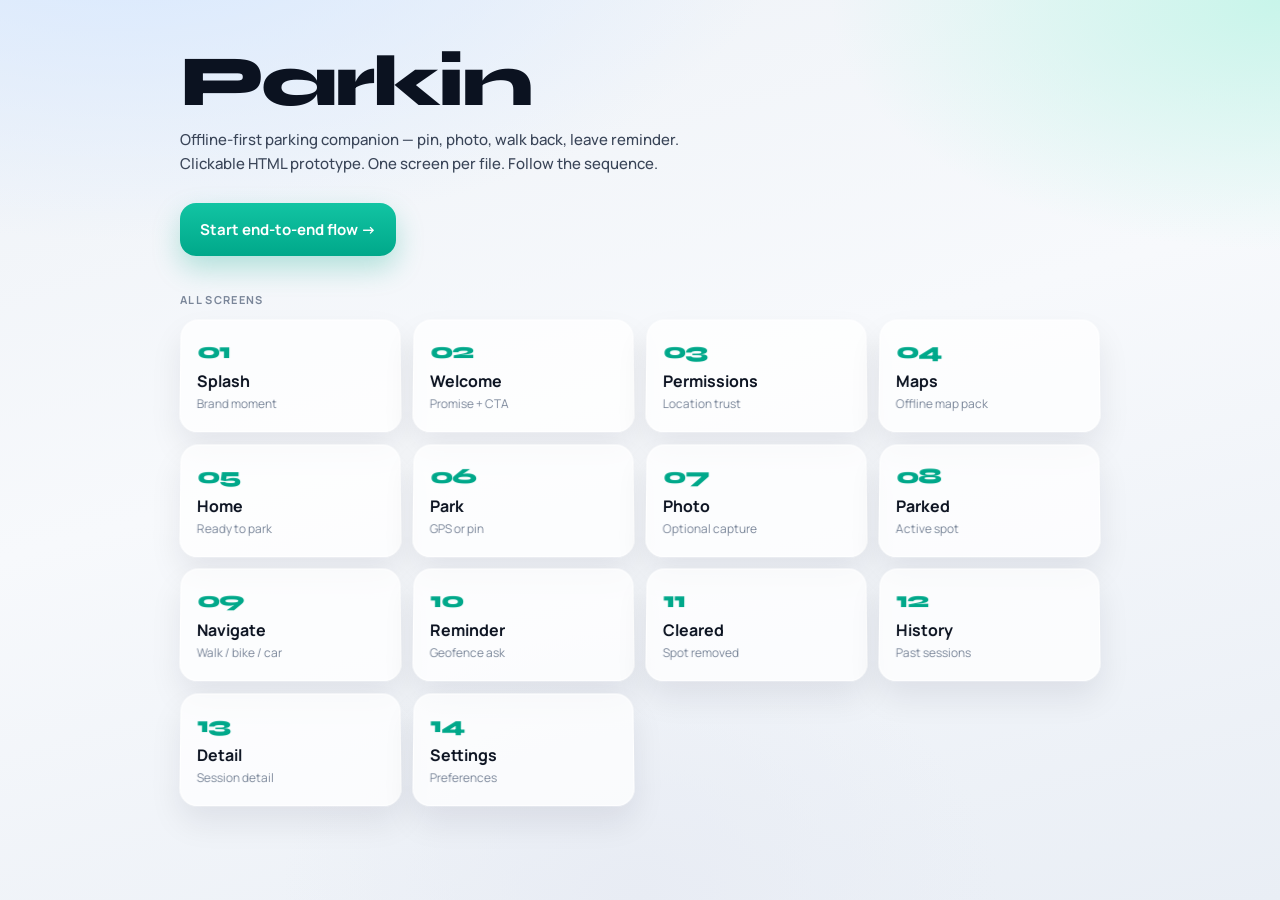
<file: design/index.html>
<!DOCTYPE html>
<html lang="en">
  <head>
    <meta charset="UTF-8" />
    <meta name="viewport" content="width=device-width, initial-scale=1" />
    <title>Parkin · Design Flow</title>
    <link rel="stylesheet" href="css/shared.css" />
    <style>
      body {
        display: block;
        padding: 48px 24px 80px;
      }
      .wrap {
        max-width: 920px;
        margin: 0 auto;
      }
      .hero {
        margin-bottom: 36px;
      }
      .hero .brand {
        font-size: clamp(48px, 10vw, 72px);
        margin-bottom: 12px;
      }
      .grid {
        display: grid;
        grid-template-columns: repeat(auto-fill, minmax(200px, 1fr));
        gap: 12px;
      }
      .grid a {
        text-decoration: none;
        color: inherit;
        padding: 18px 16px;
        border-radius: 18px;
        background: rgba(255, 255, 255, 0.72);
        border: 1px solid rgba(255, 255, 255, 0.9);
        box-shadow: 0 16px 32px rgba(11, 18, 32, 0.08);
        transform: perspective(600px) rotateX(4deg);
        transition: transform 0.3s cubic-bezier(0.22, 1, 0.36, 1), box-shadow 0.3s;
        display: block;
      }
      .grid a:hover {
        transform: perspective(600px) rotateX(0) translateY(-4px);
        box-shadow: 0 24px 40px rgba(11, 18, 32, 0.14);
      }
      .grid .n {
        font-family: Syne, sans-serif;
        font-weight: 800;
        font-size: 22px;
        color: #00a88a;
        letter-spacing: -0.03em;
      }
      .grid .t {
        font-weight: 700;
        margin-top: 6px;
      }
      .grid .d {
        font-size: 12px;
        color: #7a8699;
        margin-top: 4px;
        line-height: 1.4;
      }
      .start {
        margin-top: 28px;
      }
    </style>
  </head>
  <body>
    <div class="wrap">
      <div class="hero">
        <div class="brand">Parkin</div>
        <p class="lead" style="max-width: 520px">
          Offline-first parking companion — pin, photo, walk back, leave reminder.
          Clickable HTML prototype. One screen per file. Follow the sequence.
        </p>
        <div class="start">
          <a class="btn btn-primary" href="01-splash.html">Start end-to-end flow →</a>
        </div>
      </div>
      <div class="label" style="margin-bottom: 12px">All screens</div>
      <div class="grid" id="grid"></div>
    </div>
    <script src="js/app.js"></script>
    <script>
      const copy = {
        "01-splash.html": "Brand moment",
        "02-welcome.html": "Promise + CTA",
        "03-permissions.html": "Location trust",
        "04-map-download.html": "Offline map pack",
        "05-home.html": "Ready to park",
        "06-park-confirm.html": "GPS or pin",
        "07-photo.html": "Optional capture",
        "08-parked.html": "Active spot",
        "09-navigate.html": "Walk / bike / car",
        "10-leave-reminder.html": "Geofence ask",
        "11-cleared.html": "Spot removed",
        "12-history.html": "Past sessions",
        "13-history-detail.html": "Session detail",
        "14-settings.html": "Preferences",
      };
      const grid = document.getElementById("grid");
      Parkin.FLOW.forEach((s, i) => {
        const a = document.createElement("a");
        a.href = s.file;
        a.innerHTML = `<div class="n">${String(i + 1).padStart(2, "0")}</div><div class="t">${s.label}</div><div class="d">${copy[s.file] || ""}</div>`;
        grid.appendChild(a);
      });
    </script>
  </body>
</html>
</file>
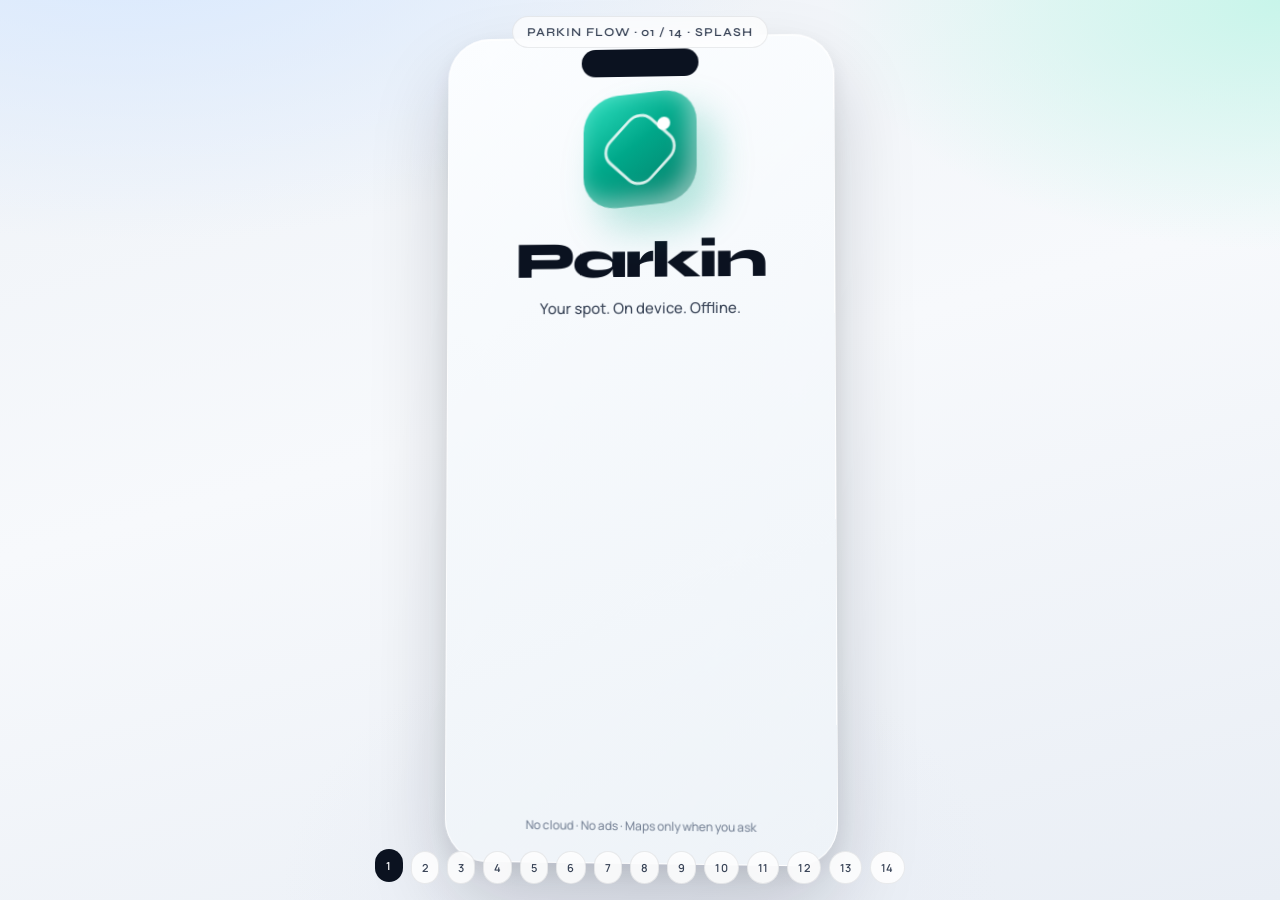
<file: design/01-splash.html>
<!DOCTYPE html>
<html lang="en">
  <head>
    <meta charset="UTF-8" />
    <meta name="viewport" content="width=device-width, initial-scale=1" />
    <title>01 · Splash · Parkin</title>
    <link rel="stylesheet" href="css/shared.css" />
  </head>
  <body>
    <div class="stage">
      <div class="phone">
        <div class="screen" style="justify-content: center; text-align: center">
          <div class="orb" aria-hidden="true"></div>
          <div class="brand" style="font-size: 52px">Parkin</div>
          <p class="lead" style="margin-top: 12px; max-width: 240px; margin-left: auto; margin-right: auto">
            Your spot. On device. Offline.
          </p>
          <div class="spacer"></div>
          <p class="caption">No cloud · No ads · Maps only when you ask</p>
        </div>
      </div>
    </div>
    <script src="js/app.js"></script>
    <script>
      setTimeout(() => Parkin.go("02-welcome.html"), 1800);
    </script>
  </body>
</html>
</file>
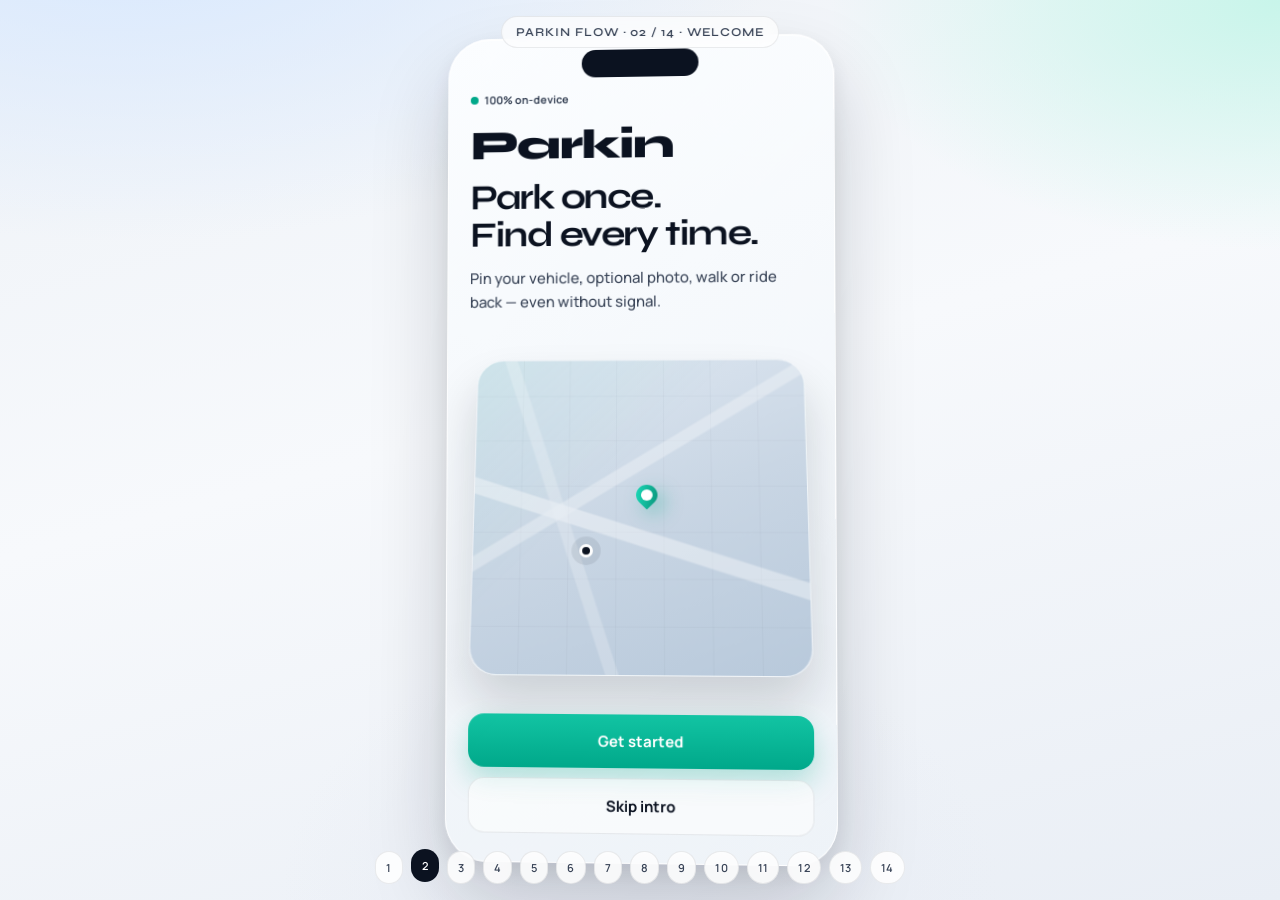
<file: design/02-welcome.html>
<!DOCTYPE html>
<html lang="en">
  <head>
    <meta charset="UTF-8" />
    <meta name="viewport" content="width=device-width, initial-scale=1" />
    <title>02 · Welcome · Parkin</title>
    <link rel="stylesheet" href="css/shared.css" />
  </head>
  <body>
    <div class="stage">
      <div class="phone">
        <div class="screen stack-lg">
          <div class="offline-pill"><i></i> 100% on-device</div>
          <div>
            <div class="brand" style="font-size: 42px; margin-bottom: 14px">Parkin</div>
            <h1 class="h1">Park once.<br />Find every time.</h1>
            <p class="lead" style="margin-top: 14px">
              Pin your vehicle, optional photo, walk or ride back — even without signal.
            </p>
          </div>

          <div class="map-stage" style="min-height: 220px">
            <div class="map-roads"></div>
            <div class="map-pin"></div>
            <div class="user-dot"></div>
          </div>

          <div class="btn-row">
            <a class="btn btn-primary btn-block" href="03-permissions.html">Get started</a>
            <a class="btn btn-ghost btn-block" href="05-home.html">Skip intro</a>
          </div>
        </div>
      </div>
    </div>
    <script src="js/app.js"></script>
  </body>
</html>
</file>
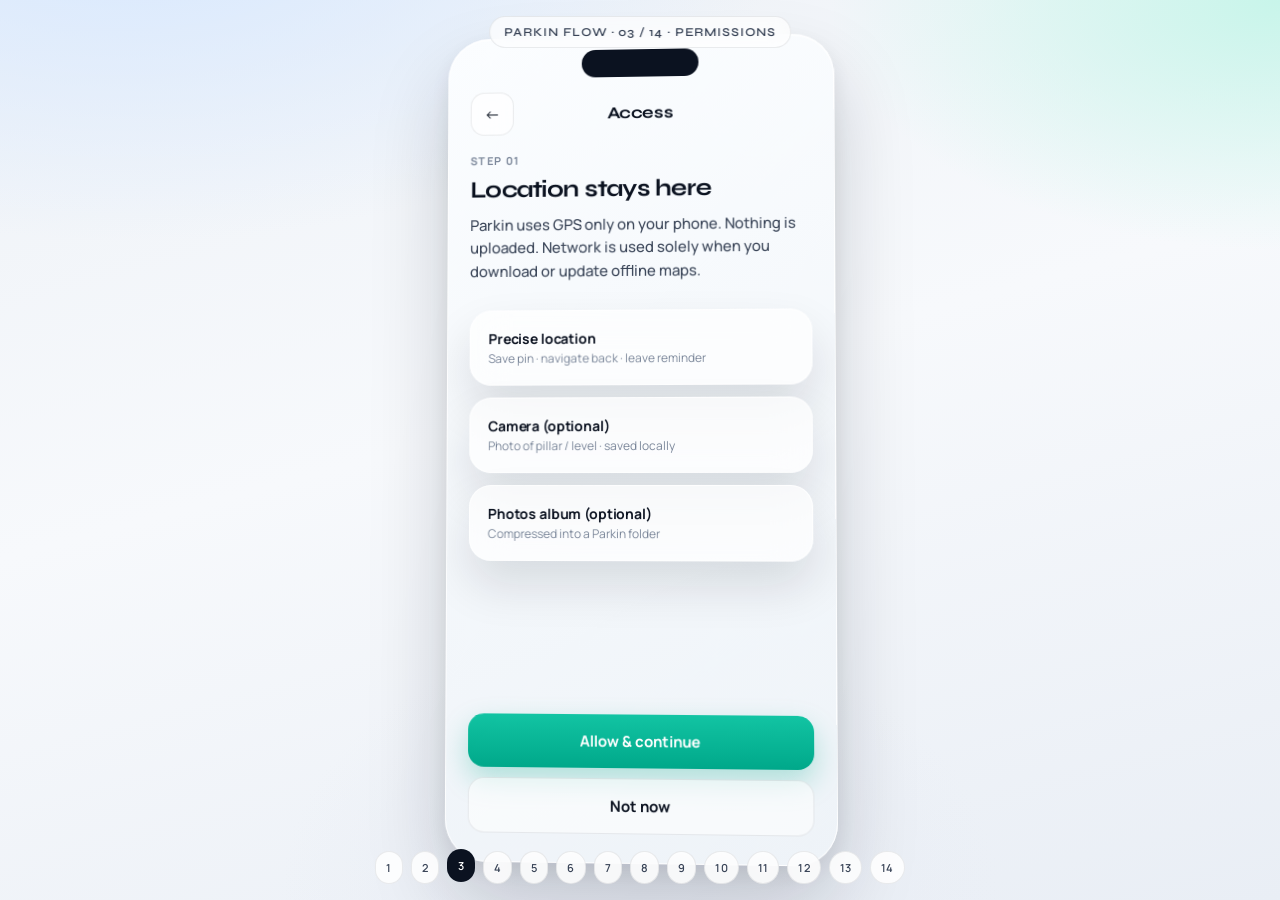
<file: design/03-permissions.html>
<!DOCTYPE html>
<html lang="en">
  <head>
    <meta charset="UTF-8" />
    <meta name="viewport" content="width=device-width, initial-scale=1" />
    <title>03 · Permissions · Parkin</title>
    <link rel="stylesheet" href="css/shared.css" />
  </head>
  <body>
    <div class="stage">
      <div class="phone">
        <div class="screen">
          <div class="topbar">
            <a class="icon-btn" href="02-welcome.html" aria-label="Back">←</a>
            <div class="title">Access</div>
            <span style="width: 44px"></span>
          </div>

          <p class="label">Step 01</p>
          <h1 class="h2" style="margin: 8px 0 10px">Location stays here</h1>
          <p class="lead">
            Parkin uses GPS only on your phone. Nothing is uploaded. Network is used solely when you download or update offline maps.
          </p>

          <div class="stack" style="margin-top: 28px">
            <div class="panel-3d">
              <div class="meta-title">Precise location</div>
              <div class="meta-sub">Save pin · navigate back · leave reminder</div>
            </div>
            <div class="panel-3d">
              <div class="meta-title">Camera (optional)</div>
              <div class="meta-sub">Photo of pillar / level · saved locally</div>
            </div>
            <div class="panel-3d">
              <div class="meta-title">Photos album (optional)</div>
              <div class="meta-sub">Compressed into a Parkin folder</div>
            </div>
          </div>

          <div class="spacer"></div>

          <div class="btn-row">
            <a class="btn btn-primary btn-block" href="04-map-download.html">Allow & continue</a>
            <a class="btn btn-ghost btn-block" href="04-map-download.html">Not now</a>
          </div>
        </div>
      </div>
    </div>
    <script src="js/app.js"></script>
  </body>
</html>
</file>
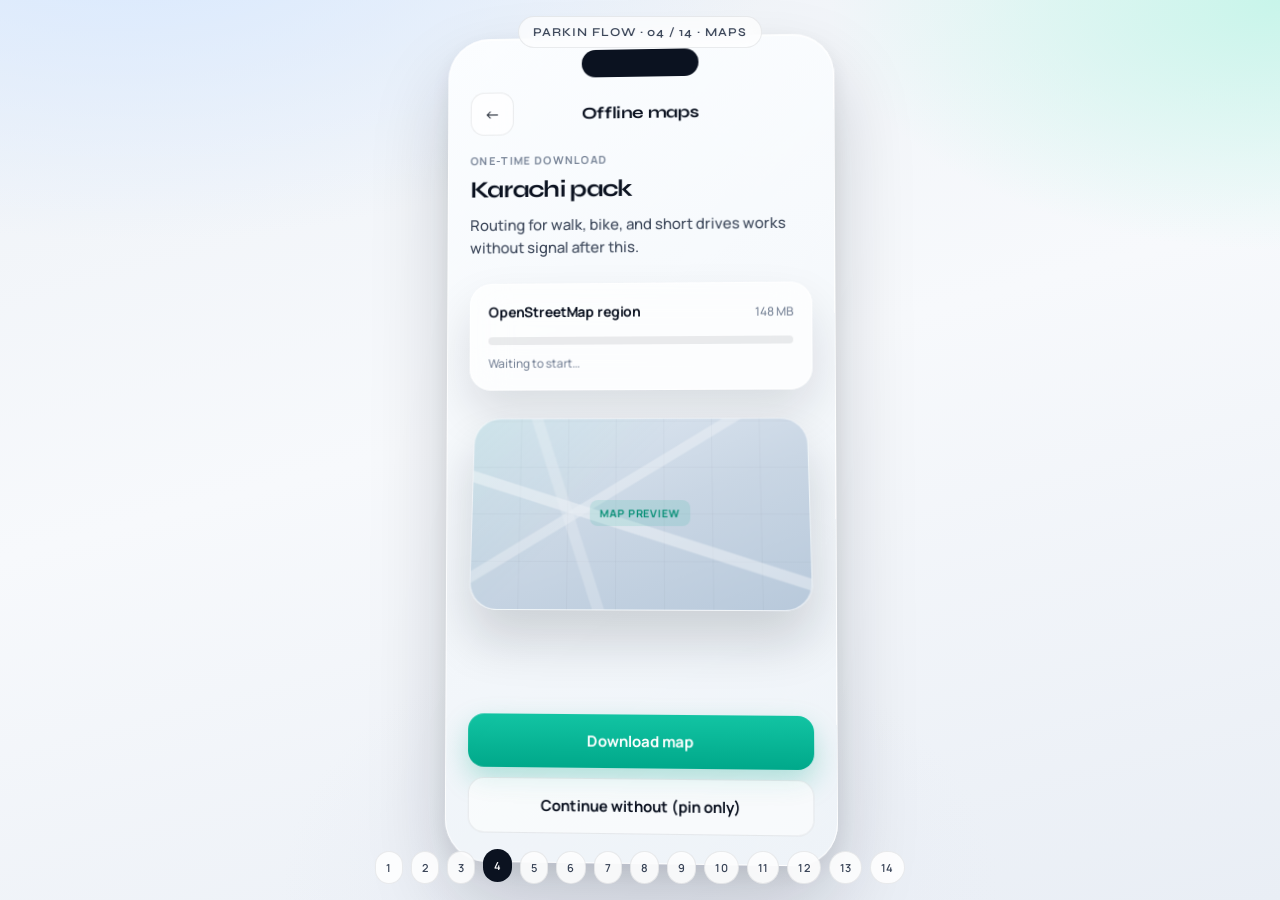
<file: design/04-map-download.html>
<!DOCTYPE html>
<html lang="en">
  <head>
    <meta charset="UTF-8" />
    <meta name="viewport" content="width=device-width, initial-scale=1" />
    <title>04 · Map Download · Parkin</title>
    <link rel="stylesheet" href="css/shared.css" />
  </head>
  <body>
    <div class="stage">
      <div class="phone">
        <div class="screen">
          <div class="topbar">
            <a class="icon-btn" href="03-permissions.html" aria-label="Back">←</a>
            <div class="title">Offline maps</div>
            <span style="width: 44px"></span>
          </div>

          <p class="label">One-time download</p>
          <h1 class="h2" style="margin: 8px 0 10px">Karachi pack</h1>
          <p class="lead">Routing for walk, bike, and short drives works without signal after this.</p>

          <div class="panel-3d" style="margin-top: 24px">
            <div style="display: flex; justify-content: space-between; align-items: baseline">
              <div class="meta-title">OpenStreetMap region</div>
              <div class="caption">148 MB</div>
            </div>
            <div class="progress" id="dl" style="margin: 16px 0 10px"><i></i></div>
            <div class="caption" id="dl-status">Waiting to start…</div>
          </div>

          <div class="map-stage" style="min-height: 200px; margin-top: 20px">
            <div class="map-roads"></div>
            <div style="position: absolute; inset: 0; display: grid; place-items: center; z-index: 2">
              <div class="badge" id="map-badge">Map preview</div>
            </div>
          </div>

          <div class="spacer"></div>

          <div class="btn-row">
            <button class="btn btn-primary btn-block" id="start-dl" type="button">Download map</button>
            <a class="btn btn-ghost btn-block" href="05-home.html">Continue without (pin only)</a>
          </div>
        </div>
      </div>
    </div>
    <script src="js/app.js"></script>
    <script>
      const btn = document.getElementById("start-dl");
      const status = document.getElementById("dl-status");
      const badge = document.getElementById("map-badge");
      btn.addEventListener("click", async () => {
        btn.disabled = true;
        btn.textContent = "Downloading…";
        status.textContent = "Fetching tiles · 0%";
        const steps = [22, 48, 71, 89, 100];
        for (const p of steps) {
          await Parkin.animateProgress("#dl", p, 420);
          status.textContent = p < 100 ? `Fetching tiles · ${p}%` : "Ready offline";
        }
        badge.textContent = "Offline · ready";
        btn.textContent = "Open Parkin";
        btn.disabled = false;
        btn.onclick = () => Parkin.go("05-home.html");
      });
    </script>
  </body>
</html>
</file>
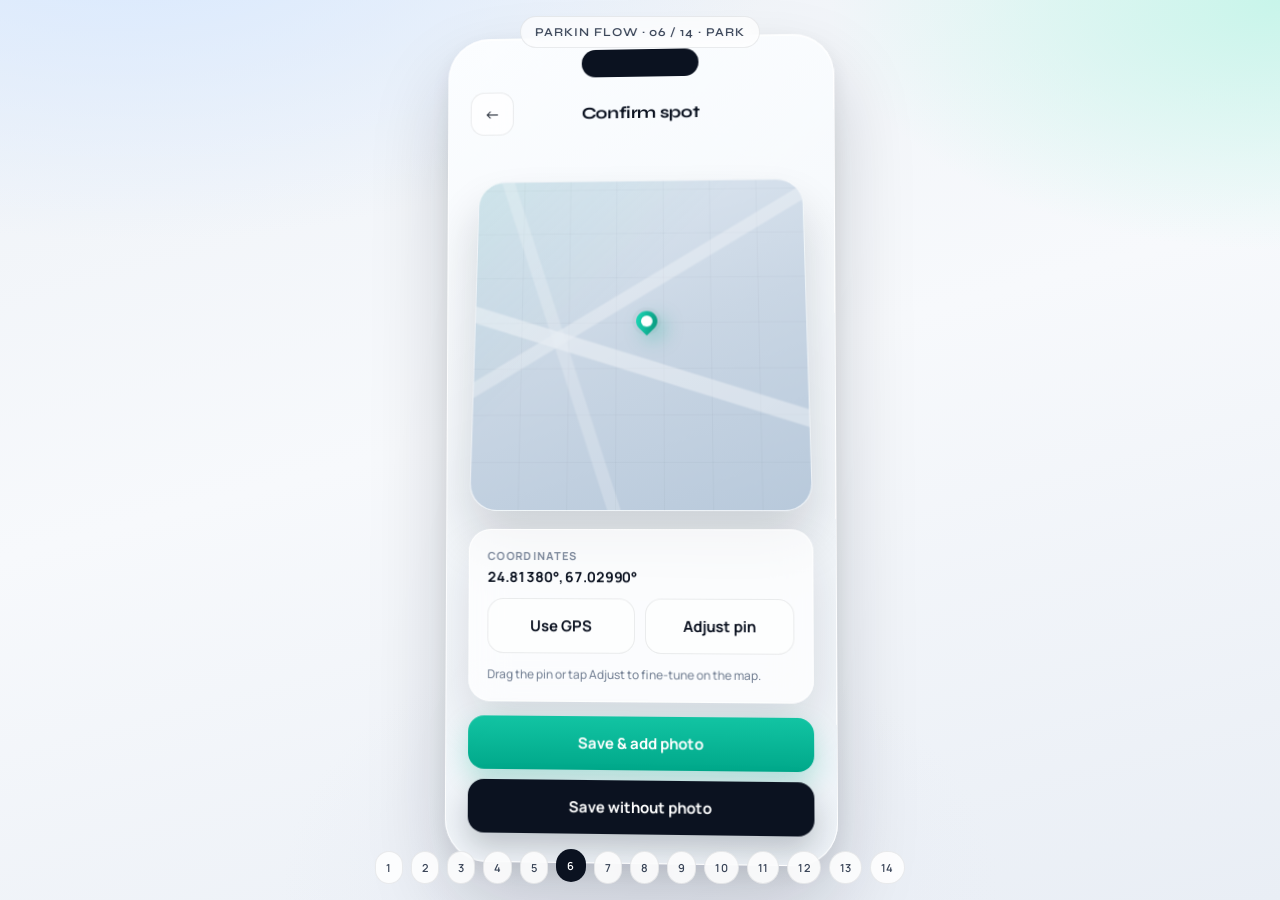
<file: design/06-park-confirm.html>
<!DOCTYPE html>
<html lang="en">
  <head>
    <meta charset="UTF-8" />
    <meta name="viewport" content="width=device-width, initial-scale=1" />
    <title>06 · Park Confirm · Parkin</title>
    <link rel="stylesheet" href="css/shared.css" />
  </head>
  <body>
    <div class="stage">
      <div class="phone">
        <div class="screen">
          <div class="topbar">
            <a class="icon-btn" href="05-home.html" aria-label="Back">←</a>
            <div class="title">Confirm spot</div>
            <span style="width: 44px"></span>
          </div>

          <div class="map-stage" id="map">
            <div class="map-roads"></div>
            <div class="map-pin" id="pin" style="left: 52%; top: 44%; cursor: grab"></div>
            <div class="user-dot" style="left: 52%; top: 44%; opacity: 0.35"></div>
          </div>

          <div class="panel-3d stack" style="margin-bottom: 14px">
            <div>
              <div class="label">Coordinates</div>
              <div class="meta-title" data-coords style="margin-top: 4px; font-variant-numeric: tabular-nums">—</div>
            </div>
            <div class="btn-row two">
              <button class="btn btn-ghost" type="button" id="use-gps">Use GPS</button>
              <button class="btn btn-ghost" type="button" id="nudge">Adjust pin</button>
            </div>
            <p class="caption">Drag the pin or tap Adjust to fine-tune on the map.</p>
          </div>

          <div class="btn-row">
            <a class="btn btn-primary btn-block" href="07-photo.html">Save & add photo</a>
            <a class="btn btn-ink btn-block" href="08-parked.html">Save without photo</a>
          </div>
        </div>
      </div>
    </div>
    <script src="js/app.js"></script>
    <script>
      const pin = document.getElementById("pin");
      const map = document.getElementById("map");
      let ox = 52;
      let oy = 44;

      document.getElementById("use-gps").addEventListener("click", () => {
        ox = 52;
        oy = 44;
        pin.style.left = ox + "%";
        pin.style.top = oy + "%";
        const t = document.createElement("div");
        t.className = "toast";
        t.textContent = "GPS lock · current location";
        document.querySelector(".phone").appendChild(t);
        setTimeout(() => t.remove(), 1600);
      });

      document.getElementById("nudge").addEventListener("click", () => {
        ox = Math.min(78, ox + 6);
        oy = Math.max(28, oy - 4);
        pin.style.left = ox + "%";
        pin.style.top = oy + "%";
        document.querySelector("[data-coords]").textContent =
          (Parkin.MOCK.spot.lat + (oy - 44) * 0.00008).toFixed(5) +
          "°, " +
          (Parkin.MOCK.spot.lng + (ox - 52) * 0.00008).toFixed(5) +
          "°";
      });

      let dragging = false;
      pin.addEventListener("pointerdown", (e) => {
        dragging = true;
        pin.setPointerCapture(e.pointerId);
      });
      pin.addEventListener("pointermove", (e) => {
        if (!dragging) return;
        const r = map.getBoundingClientRect();
        ox = ((e.clientX - r.left) / r.width) * 100;
        oy = ((e.clientY - r.top) / r.height) * 100;
        ox = Math.max(8, Math.min(92, ox));
        oy = Math.max(12, Math.min(88, oy));
        pin.style.left = ox + "%";
        pin.style.top = oy + "%";
      });
      pin.addEventListener("pointerup", () => {
        dragging = false;
      });
    </script>
  </body>
</html>
</file>
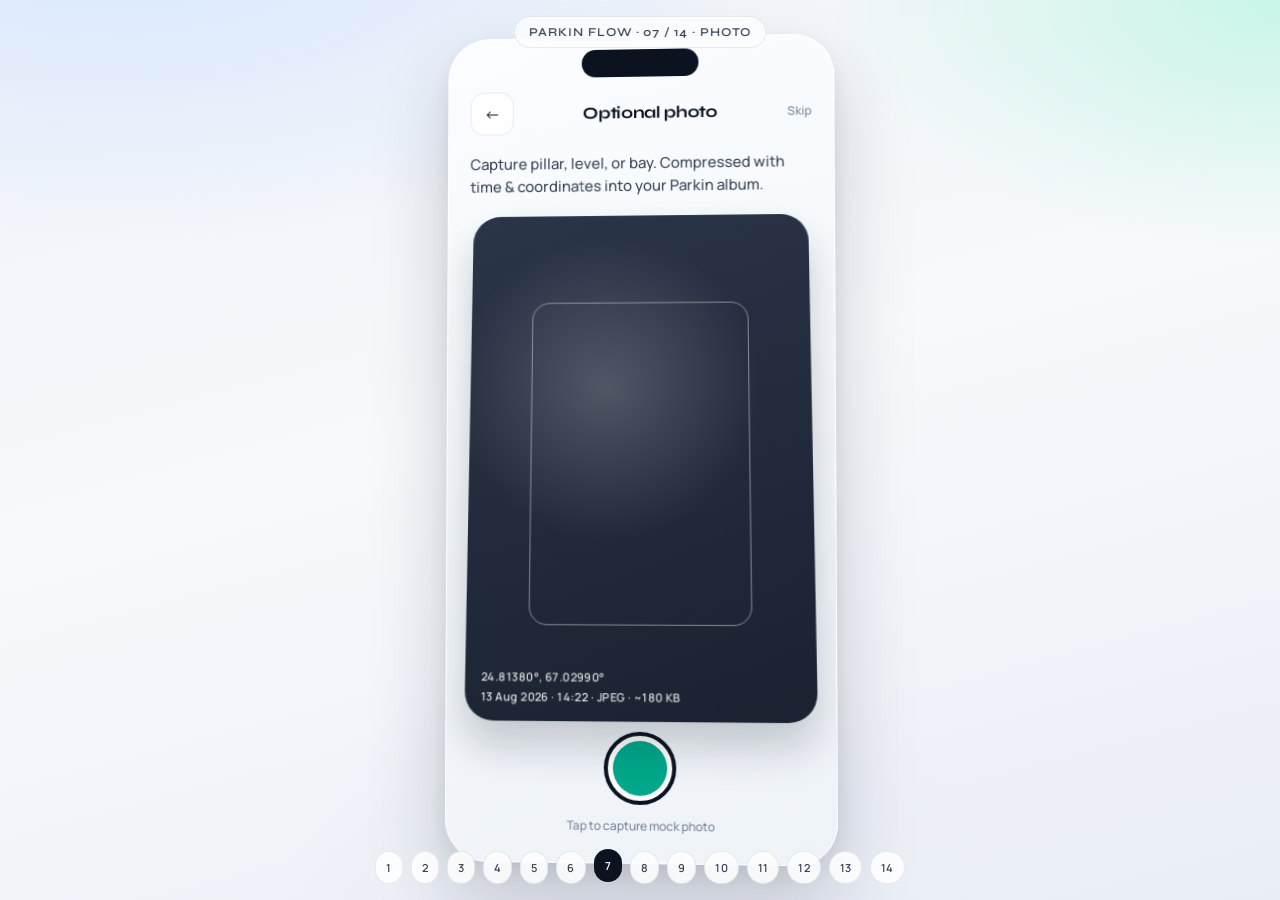
<file: design/07-photo.html>
<!DOCTYPE html>
<html lang="en">
  <head>
    <meta charset="UTF-8" />
    <meta name="viewport" content="width=device-width, initial-scale=1" />
    <title>07 · Photo · Parkin</title>
    <link rel="stylesheet" href="css/shared.css" />
  </head>
  <body>
    <div class="stage">
      <div class="phone">
        <div class="screen">
          <div class="topbar">
            <a class="icon-btn" href="06-park-confirm.html" aria-label="Back">←</a>
            <div class="title">Optional photo</div>
            <a class="caption" href="08-parked.html" style="text-decoration: none; color: var(--muted)">Skip</a>
          </div>

          <p class="lead" style="margin-bottom: 12px">
            Capture pillar, level, or bay. Compressed with time & coordinates into your Parkin album.
          </p>

          <div class="camera-view" id="cam">
            <div class="frame-guide"></div>
            <div class="exif">
              <div data-coords>coords</div>
              <div style="margin-top: 4px">13 Aug 2026 · 14:22 · JPEG · ~180 KB</div>
            </div>
          </div>

          <button class="shutter" id="shutter" type="button" aria-label="Capture">
            <i></i>
          </button>
          <p class="caption" style="text-align: center; margin-top: 12px" id="shot-status">
            Tap to capture mock photo
          </p>
        </div>
      </div>
    </div>
    <script src="js/app.js"></script>
    <script>
      const shutter = document.getElementById("shutter");
      const cam = document.getElementById("cam");
      const status = document.getElementById("shot-status");
      shutter.addEventListener("click", () => {
        cam.classList.remove("flash");
        void cam.offsetWidth;
        cam.classList.add("flash");
        status.textContent = "Saved · Parkin / 2026-08-13_1422.jpg";
        setTimeout(() => Parkin.go("08-parked.html"), 900);
      });
    </script>
  </body>
</html>
</file>
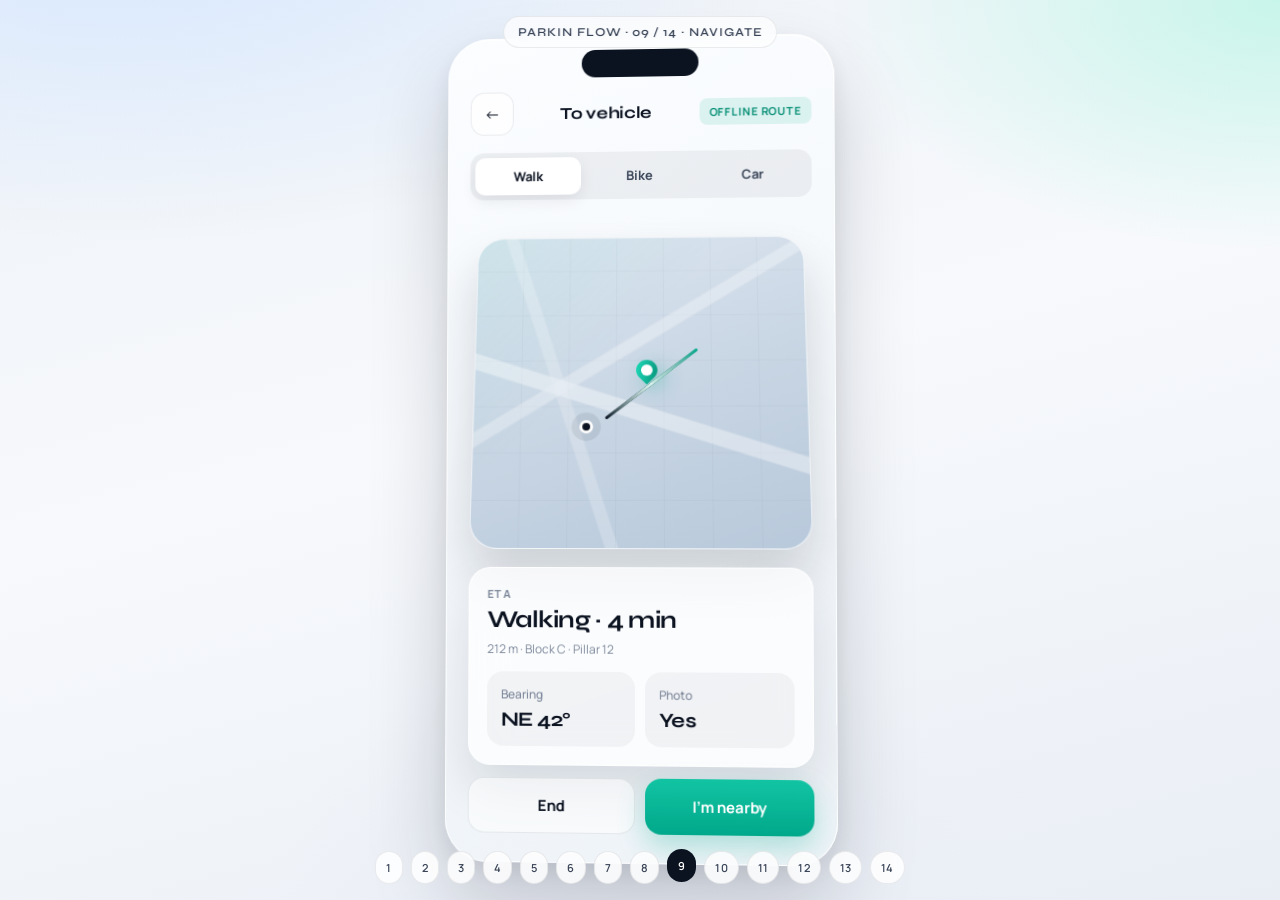
<file: design/09-navigate.html>
<!DOCTYPE html>
<html lang="en">
  <head>
    <meta charset="UTF-8" />
    <meta name="viewport" content="width=device-width, initial-scale=1" />
    <title>09 · Navigate · Parkin</title>
    <link rel="stylesheet" href="css/shared.css" />
  </head>
  <body>
    <div class="stage">
      <div class="phone">
        <div class="screen">
          <div class="topbar">
            <a class="icon-btn" href="08-parked.html" aria-label="Back">←</a>
            <div class="title">To vehicle</div>
            <span class="badge">Offline route</span>
          </div>

          <div class="segment" style="margin-bottom: 12px">
            <button type="button" class="active" data-mode="walk">Walk</button>
            <button type="button" data-mode="bike">Bike</button>
            <button type="button" data-mode="car">Car</button>
          </div>

          <div class="map-stage">
            <div class="map-roads"></div>
            <div class="route-line"></div>
            <div class="user-dot"></div>
            <div class="map-pin"></div>
          </div>

          <div class="panel-3d" style="margin-bottom: 12px">
            <div class="label">ETA</div>
            <div class="h2" data-mode-label style="margin-top: 4px">Walking · 4 min</div>
            <div class="meta-sub" style="margin-top: 6px">212 m · Block C · Pillar 12</div>
            <div class="stat-row" style="margin-top: 14px">
              <div class="stat">
                <div class="caption">Bearing</div>
                <strong>NE 42°</strong>
              </div>
              <div class="stat">
                <div class="caption">Photo</div>
                <strong>Yes</strong>
              </div>
            </div>
          </div>

          <div class="btn-row two">
            <a class="btn btn-ghost" href="08-parked.html">End</a>
            <a class="btn btn-primary" href="10-leave-reminder.html">I’m nearby</a>
          </div>
        </div>
      </div>
    </div>
    <script src="js/app.js"></script>
  </body>
</html>
</file>
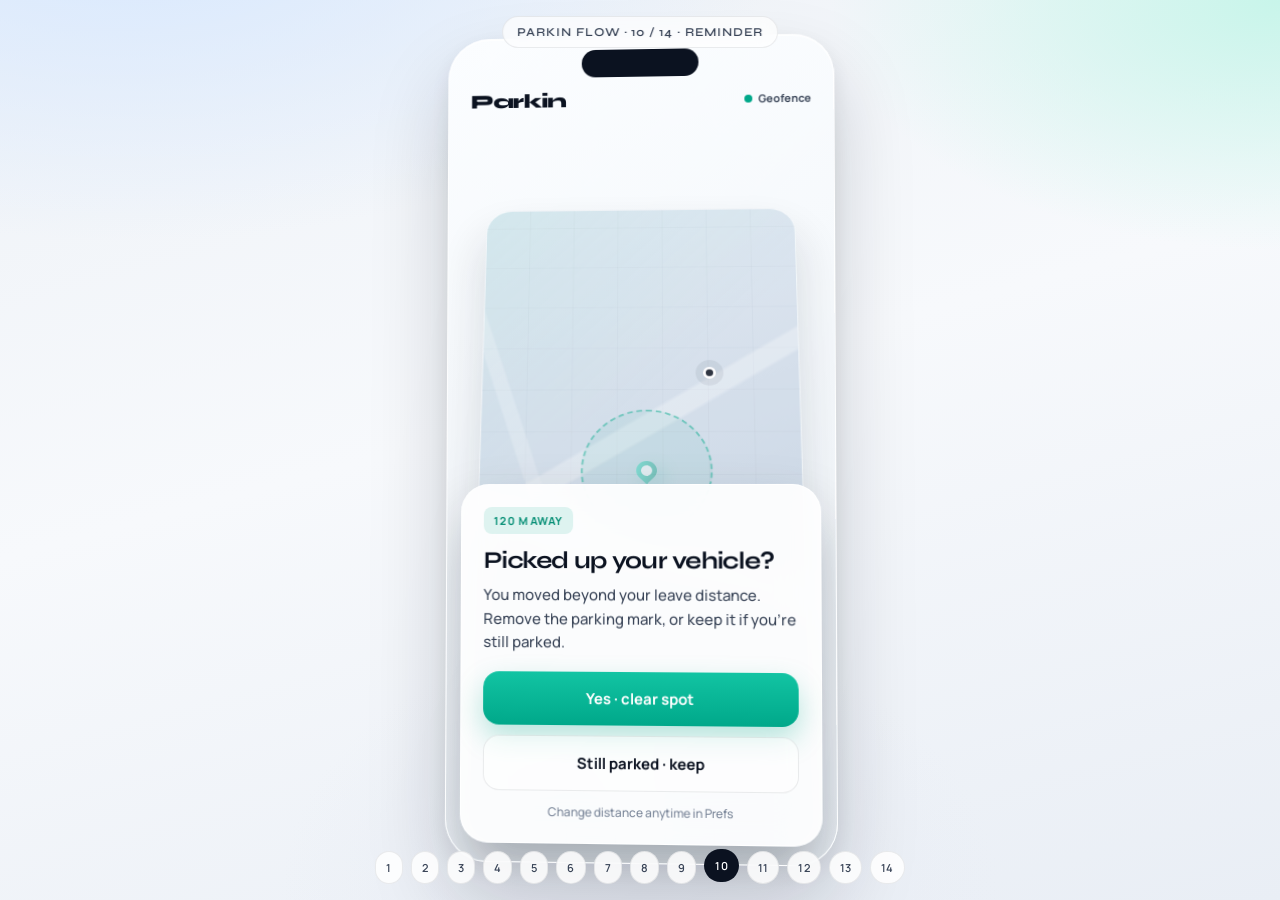
<file: design/10-leave-reminder.html>
<!DOCTYPE html>
<html lang="en">
  <head>
    <meta charset="UTF-8" />
    <meta name="viewport" content="width=device-width, initial-scale=1" />
    <title>10 · Leave Reminder · Parkin</title>
    <link rel="stylesheet" href="css/shared.css" />
  </head>
  <body>
    <div class="stage">
      <div class="phone">
        <div class="screen" style="padding-bottom: 0">
          <div class="topbar">
            <div class="brand" style="font-size: 20px">Parkin</div>
            <span class="offline-pill"><i></i> Geofence</span>
          </div>

          <div class="map-stage" style="opacity: 0.85">
            <div class="map-roads"></div>
            <div class="map-pin" style="opacity: 0.5"></div>
            <div class="user-dot" style="left: 72%; top: 28%"></div>
            <div
              style="
                position: absolute;
                left: 52%;
                top: 44%;
                width: 140px;
                height: 140px;
                margin: -70px 0 0 -70px;
                border-radius: 50%;
                border: 2px dashed rgba(0, 168, 138, 0.55);
                background: rgba(0, 168, 138, 0.08);
                z-index: 1;
                animation: pinPulse 3s ease-in-out infinite;
              "
            ></div>
          </div>

          <div class="sheet">
            <span class="badge">120 m away</span>
            <h2 class="h2" style="margin: 12px 0 8px">Picked up your vehicle?</h2>
            <p class="lead">
              You moved beyond your leave distance. Remove the parking mark, or keep it if you’re still parked.
            </p>
            <div class="btn-row" style="margin-top: 18px">
              <a class="btn btn-primary btn-block" href="11-cleared.html">Yes · clear spot</a>
              <a class="btn btn-ghost btn-block" href="08-parked.html">Still parked · keep</a>
            </div>
            <p class="caption" style="margin-top: 12px; text-align: center">
              Change distance anytime in Prefs
            </p>
          </div>
        </div>
      </div>
    </div>
    <script src="js/app.js"></script>
  </body>
</html>
</file>
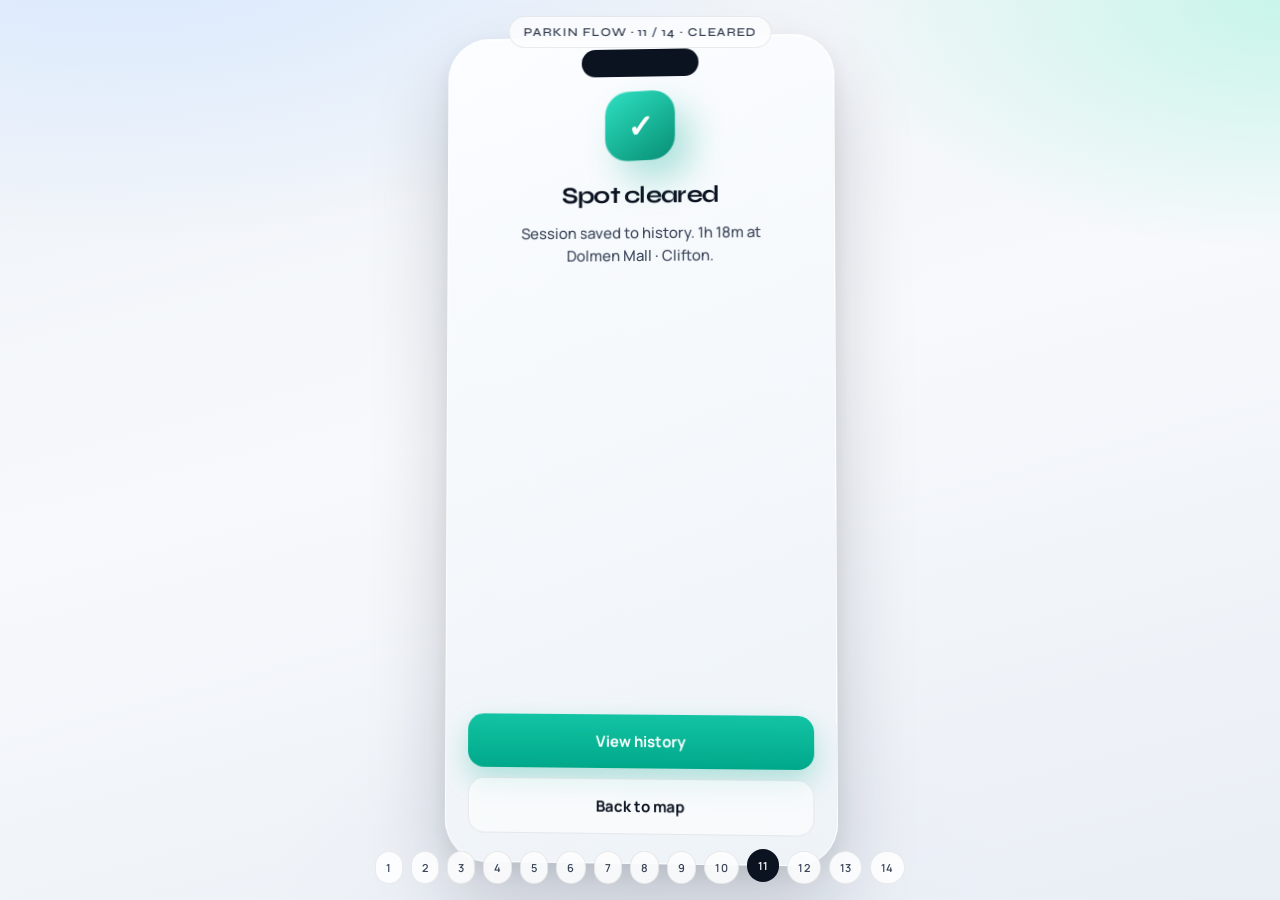
<file: design/11-cleared.html>
<!DOCTYPE html>
<html lang="en">
  <head>
    <meta charset="UTF-8" />
    <meta name="viewport" content="width=device-width, initial-scale=1" />
    <title>11 · Cleared · Parkin</title>
    <link rel="stylesheet" href="css/shared.css" />
  </head>
  <body>
    <div class="stage">
      <div class="phone">
        <div class="screen" style="justify-content: center; text-align: center">
          <div class="check">✓</div>
          <h1 class="h2">Spot cleared</h1>
          <p class="lead" style="margin: 12px auto 0; max-width: 260px">
            Session saved to history. 1h 18m at Dolmen Mall · Clifton.
          </p>
          <div class="spacer"></div>
          <div class="btn-row" style="width: 100%">
            <a class="btn btn-primary btn-block" href="12-history.html">View history</a>
            <a class="btn btn-ghost btn-block" href="05-home.html">Back to map</a>
          </div>
        </div>
      </div>
    </div>
    <script src="js/app.js"></script>
  </body>
</html>
</file>
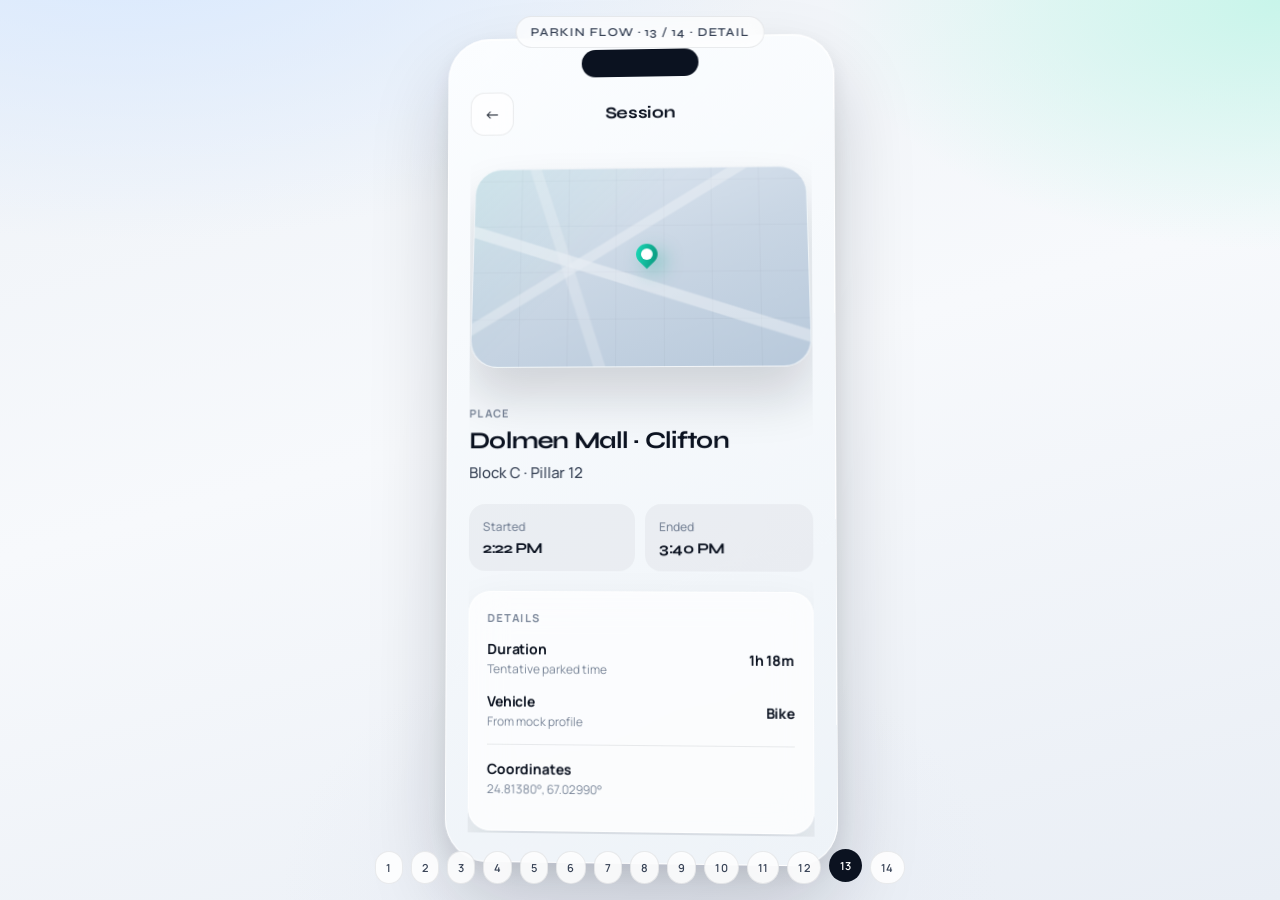
<file: design/13-history-detail.html>
<!DOCTYPE html>
<html lang="en">
  <head>
    <meta charset="UTF-8" />
    <meta name="viewport" content="width=device-width, initial-scale=1" />
    <title>13 · History Detail · Parkin</title>
    <link rel="stylesheet" href="css/shared.css" />
  </head>
  <body>
    <div class="stage">
      <div class="phone">
        <div class="screen">
          <div class="topbar">
            <a class="icon-btn" href="12-history.html" aria-label="Back">←</a>
            <div class="title">Session</div>
            <span style="width: 44px"></span>
          </div>

          <div class="scroll-y stack-lg" style="padding-bottom: 8px">
          <div class="map-stage" style="min-height: 210px; flex: 0 0 auto">
            <div class="map-roads"></div>
            <div class="map-pin"></div>
          </div>

            <div>
              <p class="label">Place</p>
              <h1 class="h2" style="margin-top: 6px">Dolmen Mall · Clifton</h1>
              <p class="lead" style="margin-top: 6px">Block C · Pillar 12</p>
            </div>

            <div class="stat-row">
              <div class="stat">
                <div class="caption">Started</div>
                <strong style="font-size: 15px">2:22 PM</strong>
              </div>
              <div class="stat">
                <div class="caption">Ended</div>
                <strong style="font-size: 15px">3:40 PM</strong>
              </div>
            </div>

            <div class="panel-3d">
              <div class="label">Details</div>
              <div class="toggle-row" style="border: none; padding-bottom: 0">
                <div>
                  <div class="meta-title">Duration</div>
                  <div class="meta-sub">Tentative parked time</div>
                </div>
                <div class="meta-title">1h 18m</div>
              </div>
              <div class="toggle-row">
                <div>
                  <div class="meta-title">Vehicle</div>
                  <div class="meta-sub">From mock profile</div>
                </div>
                <div class="meta-title">Bike</div>
              </div>
              <div class="toggle-row" style="border: none">
                <div>
                  <div class="meta-title">Coordinates</div>
                  <div class="meta-sub" data-coords>—</div>
                </div>
              </div>
            </div>

            <div class="panel-3d" style="min-height: 88px; display: grid; place-items: center; background: linear-gradient(145deg, #c8ddd8, #d5dee8)">
              <span class="caption" style="color: var(--ink-soft)">Photo reference · mock</span>
            </div>

          <a class="btn btn-ghost btn-block" href="09-navigate.html">Navigate to this spot</a>
          </div>
        </div>
      </div>
    </div>
    <script src="js/app.js"></script>
  </body>
</html>
</file>
<file: design/css/shared.css>
/* Parkin — design system
   Minimal · Futuristic · 3D · Clean · Offline-first */

@import url("https://fonts.googleapis.com/css2?family=Manrope:wght@400;500;600;700&family=Syne:wght@500;600;700;800&display=swap");

:root {
  --ink: #0b1220;
  --ink-soft: #3a4558;
  --muted: #7a8699;
  --paper: #f2f5f9;
  --surface: rgba(255, 255, 255, 0.72);
  --surface-solid: #ffffff;
  --line: rgba(11, 18, 32, 0.08);
  --accent: #00a88a;
  --accent-deep: #078f76;
  --accent-soft: rgba(0, 168, 138, 0.12);
  --warn: #e8913a;
  --danger: #e25555;
  --shadow: 0 24px 48px rgba(11, 18, 32, 0.12);
  --radius: 22px;
  --radius-sm: 14px;
  --phone-w: 390px;
  --phone-h: 844px;
  --ease: cubic-bezier(0.22, 1, 0.36, 1);
  --font-display: "Syne", sans-serif;
  --font-body: "Manrope", sans-serif;
}

*,
*::before,
*::after {
  box-sizing: border-box;
  margin: 0;
  padding: 0;
}

html,
body {
  min-height: 100%;
}

body {
  font-family: var(--font-body);
  color: var(--ink);
  background:
    radial-gradient(1200px 600px at 10% -10%, #d7e8ff 0%, transparent 55%),
    radial-gradient(900px 500px at 100% 0%, #c8f5ea 0%, transparent 50%),
    radial-gradient(800px 600px at 50% 100%, #e8ecf4 0%, transparent 45%),
    linear-gradient(165deg, #eef2f7 0%, #f7f9fc 45%, #e9eef5 100%);
  display: grid;
  place-items: center;
  padding: 32px 16px;
  overflow-x: hidden;
}

/* ——— Stage / phone chrome ——— */
.stage {
  width: min(100%, var(--phone-w));
  perspective: 1400px;
}

.phone {
  width: 100%;
  height: min(92vh, var(--phone-h));
  min-height: 680px;
  background: linear-gradient(160deg, #fbfdff 0%, #eef3f8 100%);
  border-radius: 42px;
  border: 1px solid rgba(255, 255, 255, 0.8);
  box-shadow:
    0 1px 0 rgba(255, 255, 255, 0.9) inset,
    0 40px 80px rgba(11, 18, 32, 0.18),
    0 8px 24px rgba(11, 18, 32, 0.08);
  position: relative;
  overflow: hidden;
  display: flex;
  flex-direction: column;
  /* Keep tilt visual without breaking wheel/touch scroll inside */
  transform: rotateX(2deg) rotateY(-3deg);
  transform-style: flat;
  animation: phoneIn 0.9s var(--ease) both;
}

@keyframes phoneIn {
  from {
    opacity: 0;
    transform: rotateX(8deg) rotateY(-8deg) translateY(40px) scale(0.96);
  }
  to {
    opacity: 1;
    transform: rotateX(2deg) rotateY(-3deg) translateY(0) scale(1);
  }
}

.phone::before {
  content: "";
  position: absolute;
  top: 12px;
  left: 50%;
  transform: translateX(-50%);
  width: 118px;
  height: 28px;
  background: var(--ink);
  border-radius: 20px;
  z-index: 50;
}

.screen {
  flex: 1;
  min-height: 0;
  height: 100%;
  display: flex;
  flex-direction: column;
  position: relative;
  padding: 54px 22px 28px;
  overflow-x: hidden;
  overflow-y: auto;
  overscroll-behavior: contain;
  -webkit-overflow-scrolling: touch;
  scrollbar-width: thin;
  scrollbar-color: rgba(11, 18, 32, 0.25) transparent;
  animation: screenIn 0.55s var(--ease) both;
}

.screen::-webkit-scrollbar {
  width: 4px;
}

.screen::-webkit-scrollbar-thumb {
  background: rgba(11, 18, 32, 0.22);
  border-radius: 4px;
}

/* Nested scroll areas inside flex screens (e.g. history list) */
.scroll-y {
  flex: 1 1 auto;
  min-height: 0;
  overflow-x: hidden;
  overflow-y: auto;
  overscroll-behavior: contain;
  -webkit-overflow-scrolling: touch;
}

@keyframes screenIn {
  from {
    opacity: 0;
    transform: translateY(18px);
  }
  to {
    opacity: 1;
    transform: translateY(0);
  }
}

/* ——— Flow strip (desktop) ——— */
.flow-bar {
  position: fixed;
  left: 16px;
  right: 16px;
  bottom: 16px;
  z-index: 100;
  display: flex;
  gap: 8px;
  justify-content: center;
  flex-wrap: wrap;
  pointer-events: none;
}

.flow-bar a {
  pointer-events: auto;
  text-decoration: none;
  font-size: 11px;
  font-weight: 600;
  letter-spacing: 0.02em;
  color: var(--ink-soft);
  background: rgba(255, 255, 255, 0.85);
  border: 1px solid var(--line);
  padding: 8px 10px;
  border-radius: 999px;
  backdrop-filter: blur(12px);
  transition: transform 0.25s var(--ease), background 0.25s, color 0.25s;
}

.flow-bar a:hover,
.flow-bar a.active {
  background: var(--ink);
  color: #fff;
  transform: translateY(-2px);
}

.flow-meta {
  position: fixed;
  top: 16px;
  left: 50%;
  transform: translateX(-50%);
  z-index: 100;
  font-family: var(--font-display);
  font-size: 12px;
  font-weight: 600;
  letter-spacing: 0.08em;
  text-transform: uppercase;
  color: var(--ink-soft);
  background: rgba(255, 255, 255, 0.7);
  border: 1px solid var(--line);
  padding: 8px 14px;
  border-radius: 999px;
  backdrop-filter: blur(10px);
  white-space: nowrap;
}

/* ——— Type ——— */
.brand {
  font-family: var(--font-display);
  font-weight: 800;
  letter-spacing: -0.04em;
  line-height: 0.95;
}

.h1 {
  font-family: var(--font-display);
  font-size: clamp(28px, 8vw, 36px);
  font-weight: 700;
  letter-spacing: -0.04em;
  line-height: 1.05;
}

.h2 {
  font-family: var(--font-display);
  font-size: 24px;
  font-weight: 700;
  letter-spacing: -0.03em;
}

.lead {
  font-size: 15px;
  line-height: 1.55;
  color: var(--ink-soft);
  font-weight: 500;
}

.caption {
  font-size: 12px;
  color: var(--muted);
  font-weight: 500;
}

.label {
  font-size: 11px;
  font-weight: 700;
  letter-spacing: 0.12em;
  text-transform: uppercase;
  color: var(--muted);
}

/* ——— Controls ——— */
.btn {
  appearance: none;
  border: none;
  cursor: pointer;
  font-family: var(--font-body);
  font-weight: 700;
  font-size: 15px;
  border-radius: 16px;
  padding: 16px 20px;
  display: inline-flex;
  align-items: center;
  justify-content: center;
  gap: 8px;
  text-decoration: none;
  transition: transform 0.25s var(--ease), box-shadow 0.25s var(--ease), background 0.25s;
  transform-style: preserve-3d;
}

.btn:active {
  transform: translateY(2px) scale(0.98);
}

.btn-primary {
  background: linear-gradient(180deg, #12c4a3 0%, var(--accent) 100%);
  color: #fff;
  box-shadow: 0 12px 28px rgba(0, 168, 138, 0.28);
}

.btn-primary:hover {
  transform: translateY(-2px);
  box-shadow: 0 18px 36px rgba(0, 168, 138, 0.35);
}

.btn-ghost {
  background: rgba(255, 255, 255, 0.55);
  color: var(--ink);
  border: 1px solid var(--line);
}

.btn-ghost:hover {
  background: #fff;
  transform: translateY(-2px);
}

.btn-ink {
  background: var(--ink);
  color: #fff;
  box-shadow: 0 14px 30px rgba(11, 18, 32, 0.22);
}

.btn-block {
  width: 100%;
}

.btn-row {
  display: grid;
  gap: 10px;
  flex-shrink: 0;
}

.btn-row.two {
  grid-template-columns: 1fr 1fr;
}

.icon-btn {
  width: 44px;
  height: 44px;
  border-radius: 14px;
  border: 1px solid var(--line);
  background: rgba(255, 255, 255, 0.7);
  display: grid;
  place-items: center;
  cursor: pointer;
  text-decoration: none;
  color: var(--ink);
  backdrop-filter: blur(8px);
  transition: transform 0.25s var(--ease);
}

.icon-btn:hover {
  transform: translateY(-2px) rotateX(8deg);
}

/* ——— Layout helpers ——— */
.spacer {
  flex: 1;
}

.stack {
  display: flex;
  flex-direction: column;
  gap: 12px;
}

.stack-lg {
  display: flex;
  flex-direction: column;
  gap: 20px;
}

.topbar {
  display: flex;
  align-items: center;
  justify-content: space-between;
  margin-bottom: 18px;
  gap: 12px;
  flex-shrink: 0;
}

.topbar .title {
  font-family: var(--font-display);
  font-weight: 700;
  font-size: 17px;
  letter-spacing: -0.02em;
}

/* ——— 3D surfaces ——— */
.panel-3d {
  background: var(--surface);
  border: 1px solid rgba(255, 255, 255, 0.85);
  border-radius: var(--radius);
  backdrop-filter: blur(18px);
  box-shadow: var(--shadow);
  transform: translateZ(20px);
  padding: 18px;
}

.map-stage {
  position: relative;
  flex: 1;
  min-height: 280px;
  border-radius: 28px;
  overflow: hidden;
  transform: perspective(900px) rotateX(8deg);
  transform-origin: center bottom;
  box-shadow: 0 30px 50px rgba(11, 18, 32, 0.16);
  border: 1px solid rgba(255, 255, 255, 0.7);
  margin: 8px 0 18px;
  background:
    linear-gradient(135deg, rgba(0, 168, 138, 0.08), transparent 40%),
    repeating-linear-gradient(
      90deg,
      transparent,
      transparent 48px,
      rgba(11, 18, 32, 0.03) 48px,
      rgba(11, 18, 32, 0.03) 49px
    ),
    repeating-linear-gradient(
      0deg,
      transparent,
      transparent 48px,
      rgba(11, 18, 32, 0.03) 48px,
      rgba(11, 18, 32, 0.03) 49px
    ),
    linear-gradient(160deg, #dfe8f2 0%, #c9d6e4 50%, #b8c9db 100%);
}

.map-roads {
  position: absolute;
  inset: 0;
  opacity: 0.55;
  background:
    linear-gradient(18deg, transparent 42%, rgba(255, 255, 255, 0.7) 42.5%, rgba(255, 255, 255, 0.7) 46%, transparent 46.5%),
    linear-gradient(-32deg, transparent 58%, rgba(255, 255, 255, 0.55) 58.5%, rgba(255, 255, 255, 0.55) 61%, transparent 61.5%),
    linear-gradient(72deg, transparent 30%, rgba(255, 255, 255, 0.4) 30.5%, rgba(255, 255, 255, 0.4) 33%, transparent 33.5%);
  animation: mapDrift 18s linear infinite;
}

@keyframes mapDrift {
  from {
    transform: translate3d(0, 0, 0);
  }
  to {
    transform: translate3d(-20px, -12px, 0);
  }
}

.map-pin {
  position: absolute;
  left: 52%;
  top: 44%;
  width: 22px;
  height: 22px;
  margin: -11px 0 0 -11px;
  border-radius: 50% 50% 50% 0;
  background: linear-gradient(145deg, #1de0bd, var(--accent-deep));
  transform: rotate(-45deg);
  box-shadow: 0 10px 20px rgba(0, 168, 138, 0.35);
  animation: pinPulse 2.4s var(--ease) infinite;
  z-index: 3;
}

.map-pin::after {
  content: "";
  position: absolute;
  inset: 5px;
  background: #fff;
  border-radius: 50%;
}

@keyframes pinPulse {
  0%,
  100% {
    transform: rotate(-45deg) translateY(0);
  }
  50% {
    transform: rotate(-45deg) translateY(-6px);
  }
}

.user-dot {
  position: absolute;
  left: 34%;
  top: 62%;
  width: 14px;
  height: 14px;
  margin: -7px 0 0 -7px;
  border-radius: 50%;
  background: var(--ink);
  border: 3px solid #fff;
  box-shadow: 0 0 0 8px rgba(11, 18, 32, 0.08);
  z-index: 2;
  animation: userBreathe 2.8s ease-in-out infinite;
}

@keyframes userBreathe {
  0%,
  100% {
    box-shadow: 0 0 0 8px rgba(11, 18, 32, 0.08);
  }
  50% {
    box-shadow: 0 0 0 14px rgba(11, 18, 32, 0.05);
  }
}

.route-line {
  position: absolute;
  left: 36%;
  top: 48%;
  width: 120px;
  height: 3px;
  background: linear-gradient(90deg, var(--ink), var(--accent));
  transform: rotate(-38deg);
  border-radius: 4px;
  z-index: 1;
  overflow: hidden;
}

.route-line::after {
  content: "";
  position: absolute;
  inset: 0;
  background: linear-gradient(90deg, transparent, #fff, transparent);
  animation: routeShine 1.6s linear infinite;
}

@keyframes routeShine {
  from {
    transform: translateX(-100%);
  }
  to {
    transform: translateX(100%);
  }
}

/* ——— Chips / segments (not pill clusters) ——— */
.segment {
  display: grid;
  grid-template-columns: repeat(3, 1fr);
  gap: 6px;
  background: rgba(11, 18, 32, 0.05);
  padding: 5px;
  border-radius: 14px;
}

.segment button {
  border: none;
  background: transparent;
  font-family: var(--font-body);
  font-weight: 700;
  font-size: 13px;
  padding: 10px 8px;
  border-radius: 10px;
  color: var(--ink-soft);
  cursor: pointer;
  transition: all 0.25s var(--ease);
}

.segment button.active {
  background: #fff;
  color: var(--ink);
  box-shadow: 0 6px 16px rgba(11, 18, 32, 0.08);
}

/* ——— Lists ——— */
.history-item {
  display: grid;
  grid-template-columns: 48px 1fr auto;
  gap: 12px;
  align-items: center;
  padding: 14px 0;
  border-bottom: 1px solid var(--line);
  text-decoration: none;
  color: inherit;
  transition: transform 0.25s var(--ease);
}

.history-item:last-child {
  border-bottom: none;
}

.history-item:hover {
  transform: translateX(4px);
}

.thumb {
  width: 48px;
  height: 48px;
  border-radius: 14px;
  background:
    linear-gradient(145deg, rgba(0, 168, 138, 0.25), rgba(11, 18, 32, 0.08)),
    #d5dee8;
  display: grid;
  place-items: center;
  font-size: 18px;
  font-weight: 800;
  font-family: var(--font-display);
  color: var(--accent-deep);
}

.meta-title {
  font-weight: 700;
  font-size: 14px;
  letter-spacing: -0.01em;
}

.meta-sub {
  font-size: 12px;
  color: var(--muted);
  margin-top: 2px;
}

/* ——— Forms ——— */
.slider-wrap {
  padding: 8px 0 4px;
}

.slider-wrap input[type="range"] {
  width: 100%;
  accent-color: var(--accent);
}

.toggle-row {
  display: flex;
  align-items: center;
  justify-content: space-between;
  gap: 16px;
  padding: 14px 0;
  border-bottom: 1px solid var(--line);
}

.toggle {
  width: 48px;
  height: 28px;
  border-radius: 20px;
  background: rgba(11, 18, 32, 0.12);
  position: relative;
  cursor: pointer;
  border: none;
  transition: background 0.25s;
}

.toggle.on {
  background: var(--accent);
}

.toggle span {
  position: absolute;
  top: 3px;
  left: 3px;
  width: 22px;
  height: 22px;
  border-radius: 50%;
  background: #fff;
  transition: transform 0.25s var(--ease);
  box-shadow: 0 4px 10px rgba(11, 18, 32, 0.15);
}

.toggle.on span {
  transform: translateX(20px);
}

/* ——— Splash / brand mark ——— */
.orb {
  width: 120px;
  height: 120px;
  margin: 0 auto 28px;
  border-radius: 36px;
  background: linear-gradient(145deg, #2ee0c0 0%, #00a88a 45%, #067a66 100%);
  transform: rotateX(18deg) rotateY(-18deg);
  box-shadow:
    18px 24px 40px rgba(0, 168, 138, 0.28),
    -8px -8px 24px rgba(255, 255, 255, 0.5) inset;
  position: relative;
  animation: orbFloat 4s ease-in-out infinite;
}

.orb::before {
  content: "";
  position: absolute;
  inset: 28px;
  border-radius: 18px;
  border: 3px solid rgba(255, 255, 255, 0.85);
  transform: rotate(45deg);
}

.orb::after {
  content: "";
  position: absolute;
  width: 14px;
  height: 14px;
  border-radius: 50%;
  background: #fff;
  top: 28px;
  right: 28px;
}

@keyframes orbFloat {
  0%,
  100% {
    transform: rotateX(18deg) rotateY(-18deg) translateY(0);
  }
  50% {
    transform: rotateX(22deg) rotateY(-12deg) translateY(-10px);
  }
}

/* ——— Progress ——— */
.progress {
  height: 8px;
  border-radius: 8px;
  background: rgba(11, 18, 32, 0.08);
  overflow: hidden;
}

.progress > i {
  display: block;
  height: 100%;
  width: 0;
  background: linear-gradient(90deg, var(--accent), #1de0bd);
  border-radius: 8px;
  transition: width 0.4s var(--ease);
}

/* ——— Camera mock ——— */
.camera-view {
  flex: 1;
  border-radius: 28px;
  background:
    radial-gradient(circle at 40% 35%, rgba(255, 255, 255, 0.2), transparent 40%),
    linear-gradient(160deg, #2a3548 0%, #1a2230 100%);
  position: relative;
  overflow: hidden;
  margin-bottom: 16px;
  transform: perspective(800px) rotateX(4deg);
  box-shadow: 0 24px 40px rgba(11, 18, 32, 0.2);
}

.camera-view .frame-guide {
  position: absolute;
  inset: 18%;
  border: 1.5px solid rgba(255, 255, 255, 0.45);
  border-radius: 18px;
}

.camera-view .exif {
  position: absolute;
  left: 16px;
  right: 16px;
  bottom: 16px;
  color: rgba(255, 255, 255, 0.85);
  font-size: 11px;
  font-weight: 600;
  letter-spacing: 0.04em;
}

.shutter {
  width: 72px;
  height: 72px;
  border-radius: 50%;
  border: 4px solid var(--ink);
  background: #fff;
  margin: 0 auto;
  display: grid;
  place-items: center;
  cursor: pointer;
  transition: transform 0.2s var(--ease);
}

.shutter:active {
  transform: scale(0.92);
}

.shutter i {
  width: 54px;
  height: 54px;
  border-radius: 50%;
  background: var(--accent);
}

/* ——— Reminder sheet ——— */
.sheet {
  position: absolute;
  left: 14px;
  right: 14px;
  bottom: 18px;
  padding: 22px;
  border-radius: 28px;
  background: rgba(255, 255, 255, 0.92);
  border: 1px solid rgba(255, 255, 255, 0.95);
  box-shadow: 0 30px 60px rgba(11, 18, 32, 0.22);
  backdrop-filter: blur(20px);
  animation: sheetUp 0.55s var(--ease) both;
  z-index: 10;
}

@keyframes sheetUp {
  from {
    opacity: 0;
    transform: translateY(40px) rotateX(12deg);
  }
  to {
    opacity: 1;
    transform: translateY(0) rotateX(0);
  }
}

.badge {
  display: inline-flex;
  align-items: center;
  gap: 6px;
  font-size: 11px;
  font-weight: 700;
  letter-spacing: 0.08em;
  text-transform: uppercase;
  color: var(--accent-deep);
  background: var(--accent-soft);
  padding: 6px 10px;
  border-radius: 8px;
}

/* ——— Bottom nav ——— */
/* Screens with a bottom tab bar: reserve space + pin the nav */
.screen:has(> .bottom-nav) {
  padding-bottom: 96px;
}

.bottom-nav {
  position: absolute;
  left: 0;
  right: 0;
  bottom: 0;
  z-index: 35;
  display: grid;
  grid-template-columns: repeat(3, 1fr);
  gap: 8px;
  margin: 0;
  padding: 12px 22px 24px;
  background:
    linear-gradient(
      180deg,
      rgba(251, 253, 255, 0) 0%,
      rgba(251, 253, 255, 0.82) 32%,
      rgba(238, 243, 248, 0.97) 100%
    );
  backdrop-filter: blur(18px);
  -webkit-backdrop-filter: blur(18px);
  border-top: 1px solid var(--line);
}

.bottom-nav a {
  text-align: center;
  text-decoration: none;
  color: var(--muted);
  font-size: 11px;
  font-weight: 700;
  padding: 10px 6px;
  border-radius: 14px;
  transition: all 0.25s var(--ease);
}

.bottom-nav a span {
  display: block;
  font-size: 18px;
  margin-bottom: 4px;
  font-family: var(--font-display);
}

.bottom-nav a.active,
.bottom-nav a:hover {
  color: var(--ink);
  background: rgba(255, 255, 255, 0.7);
}

/* ——— Status toast ——— */
.toast {
  position: absolute;
  top: 58px;
  left: 20px;
  right: 20px;
  padding: 12px 14px;
  border-radius: 14px;
  background: var(--ink);
  color: #fff;
  font-size: 13px;
  font-weight: 600;
  text-align: center;
  z-index: 40;
  animation: toastIn 0.45s var(--ease) both;
}

@keyframes toastIn {
  from {
    opacity: 0;
    transform: translateY(-12px);
  }
  to {
    opacity: 1;
    transform: translateY(0);
  }
}

.flash {
  animation: flashShot 0.35s ease;
}

@keyframes flashShot {
  0% {
    filter: brightness(1);
  }
  40% {
    filter: brightness(2.2);
  }
  100% {
    filter: brightness(1);
  }
}

.stat-row {
  display: grid;
  grid-template-columns: 1fr 1fr;
  gap: 10px;
}

.stat {
  padding: 14px;
  border-radius: 16px;
  background: rgba(11, 18, 32, 0.04);
}

.stat strong {
  display: block;
  font-family: var(--font-display);
  font-size: 20px;
  letter-spacing: -0.03em;
  margin-top: 4px;
}

.check {
  width: 72px;
  height: 72px;
  margin: 0 auto 20px;
  border-radius: 24px;
  background: linear-gradient(145deg, #2ee0c0, var(--accent-deep));
  display: grid;
  place-items: center;
  color: #fff;
  font-size: 32px;
  font-weight: 800;
  transform: rotateX(12deg) rotateY(-12deg);
  box-shadow: 16px 20px 36px rgba(0, 168, 138, 0.3);
  animation: orbFloat 3.5s ease-in-out infinite;
}

.offline-pill {
  display: inline-flex;
  align-items: center;
  gap: 6px;
  font-size: 11px;
  font-weight: 700;
  color: var(--ink-soft);
}

.offline-pill i {
  width: 8px;
  height: 8px;
  border-radius: 50%;
  background: var(--accent);
  display: inline-block;
}

@media (max-width: 480px) {
  body {
    padding: 0;
    background: #eef2f7;
  }

  .phone {
    border-radius: 0;
    height: 100vh;
    min-height: 100vh;
    transform: none;
    animation: none;
    box-shadow: none;
  }

  .flow-bar,
  .flow-meta {
    display: none;
  }
}
</file>
